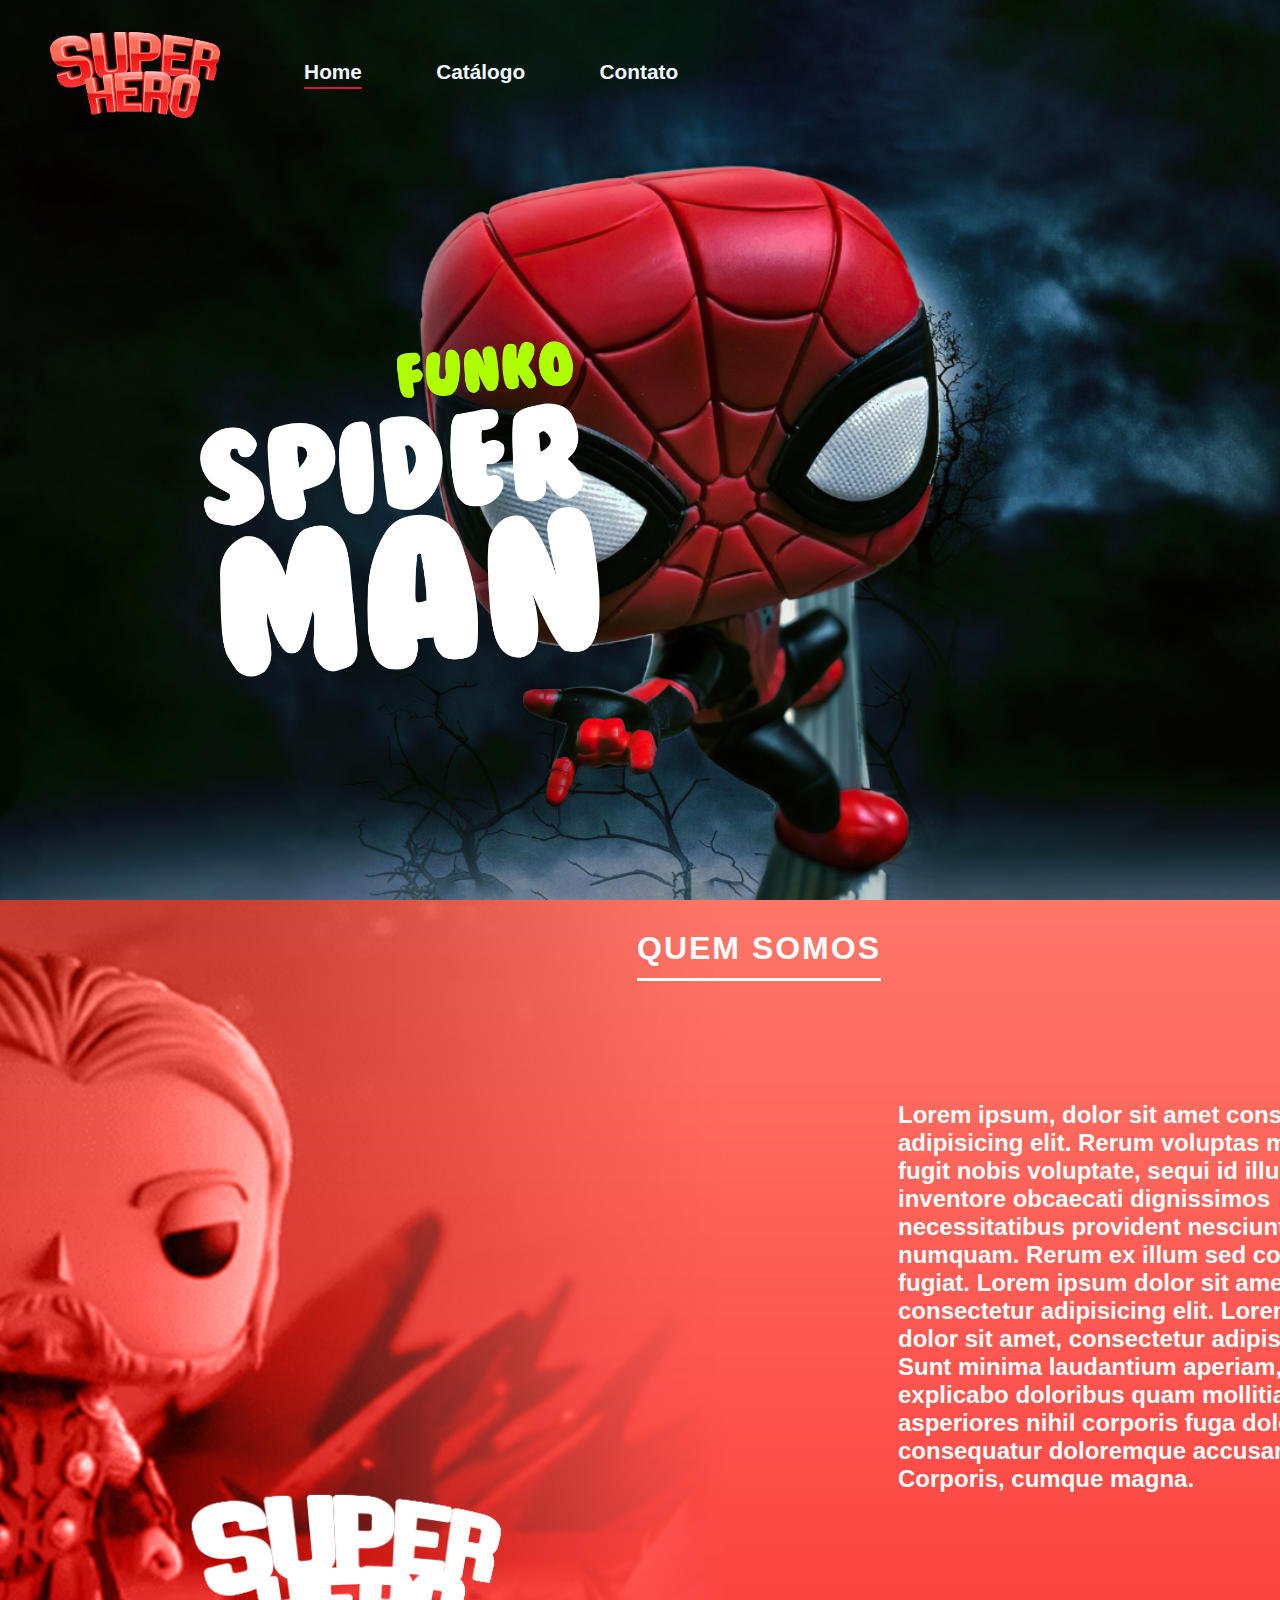
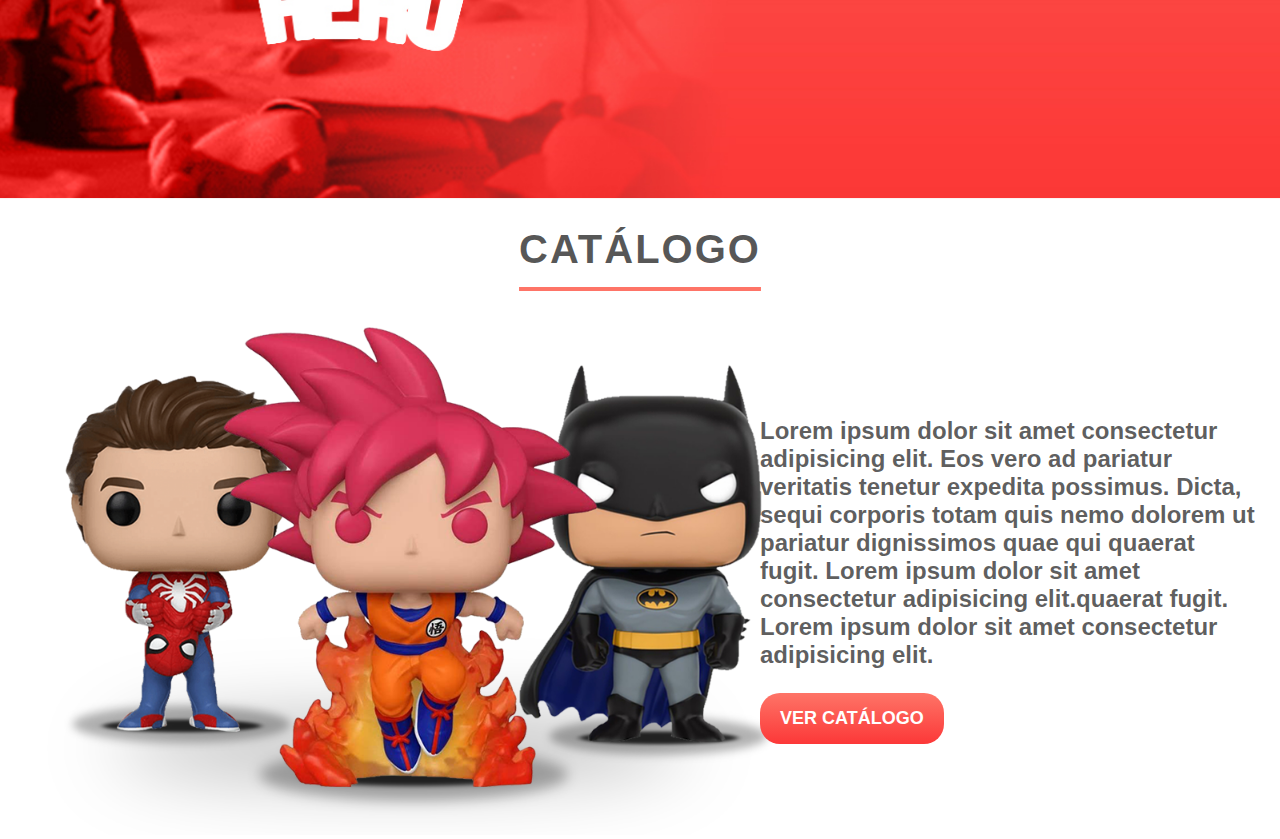
<file: html/index.html>
<!DOCTYPE html>
<html lang="pt-br">
<head>
    <meta charset="UTF-8">
    <meta name="viewport" content="width=device-width, initial-scale=1.0" />
    <link rel="shortcut icon" href="../images/logo.png" type="image/ico" />
    <link rel="stylesheet"  href="../css/index.css/style.css">
    <link rel="stylesheet"  href="../css/index.css/header.css"/>
    <link rel="stylesheet"  href="../css/index.css/main.css"/>
    <link rel="stylesheet"  href="../css/index.css/footer.css"/>
    <link rel="stylesheet"  href="../css/index.css/media.css"/>

    <title> Minha Loja</title>
</head>

<body>
    
   <header >

      <nav>
          <img class="logo" src="../images/logo.png" alt=" Logo da Empresa"/>
            
          <ul class="menu-top">
            <li><a href="index.html" class="home-link">Home</a></li>
            <li><a href="catalogo.html">Catálogo</a></li>
            <li><a href="contato.html">Contato</a></li>
          </ul>
      
    </nav>
    
          <section>

            <img class="titulo_funko" src="../images/title_spiderman.png" alt="titulo homem aranha"/>
            
          </section>
          
   </header>
          
      <main>

            <section class="banner_thor">
 
               
             
               <h1 class="title_quem">QUEM SOMOS</h1>
                  
               <div>

                  <p class="text_thor">Lorem ipsum, dolor sit amet consectetur adipisicing 
                    elit. Rerum voluptas maiores fugit nobis voluptate, sequi
                     id illum inventore obcaecati dignissimos necessitatibus
                      provident nesciunt numquam. Rerum ex illum 
                      sed consectetur fugiat. Lorem ipsum dolor sit amet consectetur
                       adipisicing elit. Lorem ipsum dolor sit amet, consectetur adipisicing elit. Sunt minima 
                       laudantium aperiam, rem at explicabo doloribus quam mollitia asperiores nihil 
                       corporis fuga dolore totam consequatur doloremque accusantium! Corporis,
                        cumque magna. </p>
               </div>
                  
              
             </section>
          
         
         </main>
                 
          
         <footer class="catalogo">
           
            <h1 >CATÁLOGO</h1>
          
           <section class="part_catalogo">

            <article class="funko">

                <picture>

                  <img class="bonecos" src="../images/bonecos.png" alt="bonecos funko"/>

               </picture>

            </article>

            <articlen class="funko">
                    
                <p>Lorem ipsum dolor sit amet consectetur 
                  adipisicing elit. Eos
                  vero ad pariatur veritatis tenetur expedita 
                  possimus. Dicta, sequi 
                  corporis totam quis nemo dolorem ut pariatur 
                  dignissimos quae qui
                  quaerat fugit. Lorem ipsum dolor sit amet consectetur adipisicing
                   elit.quaerat fugit. Lorem ipsum dolor sit amet consectetur adipisicing
                   elit.</p>
                   
                     <button class="ver-catalogo"> 
                        <a href="../catalogo.html"  > VER CATÁLOGO</a>
                     </button>
   
             </article>

             </section>
            
         </footer>        
        
</body>
</html>
</file>
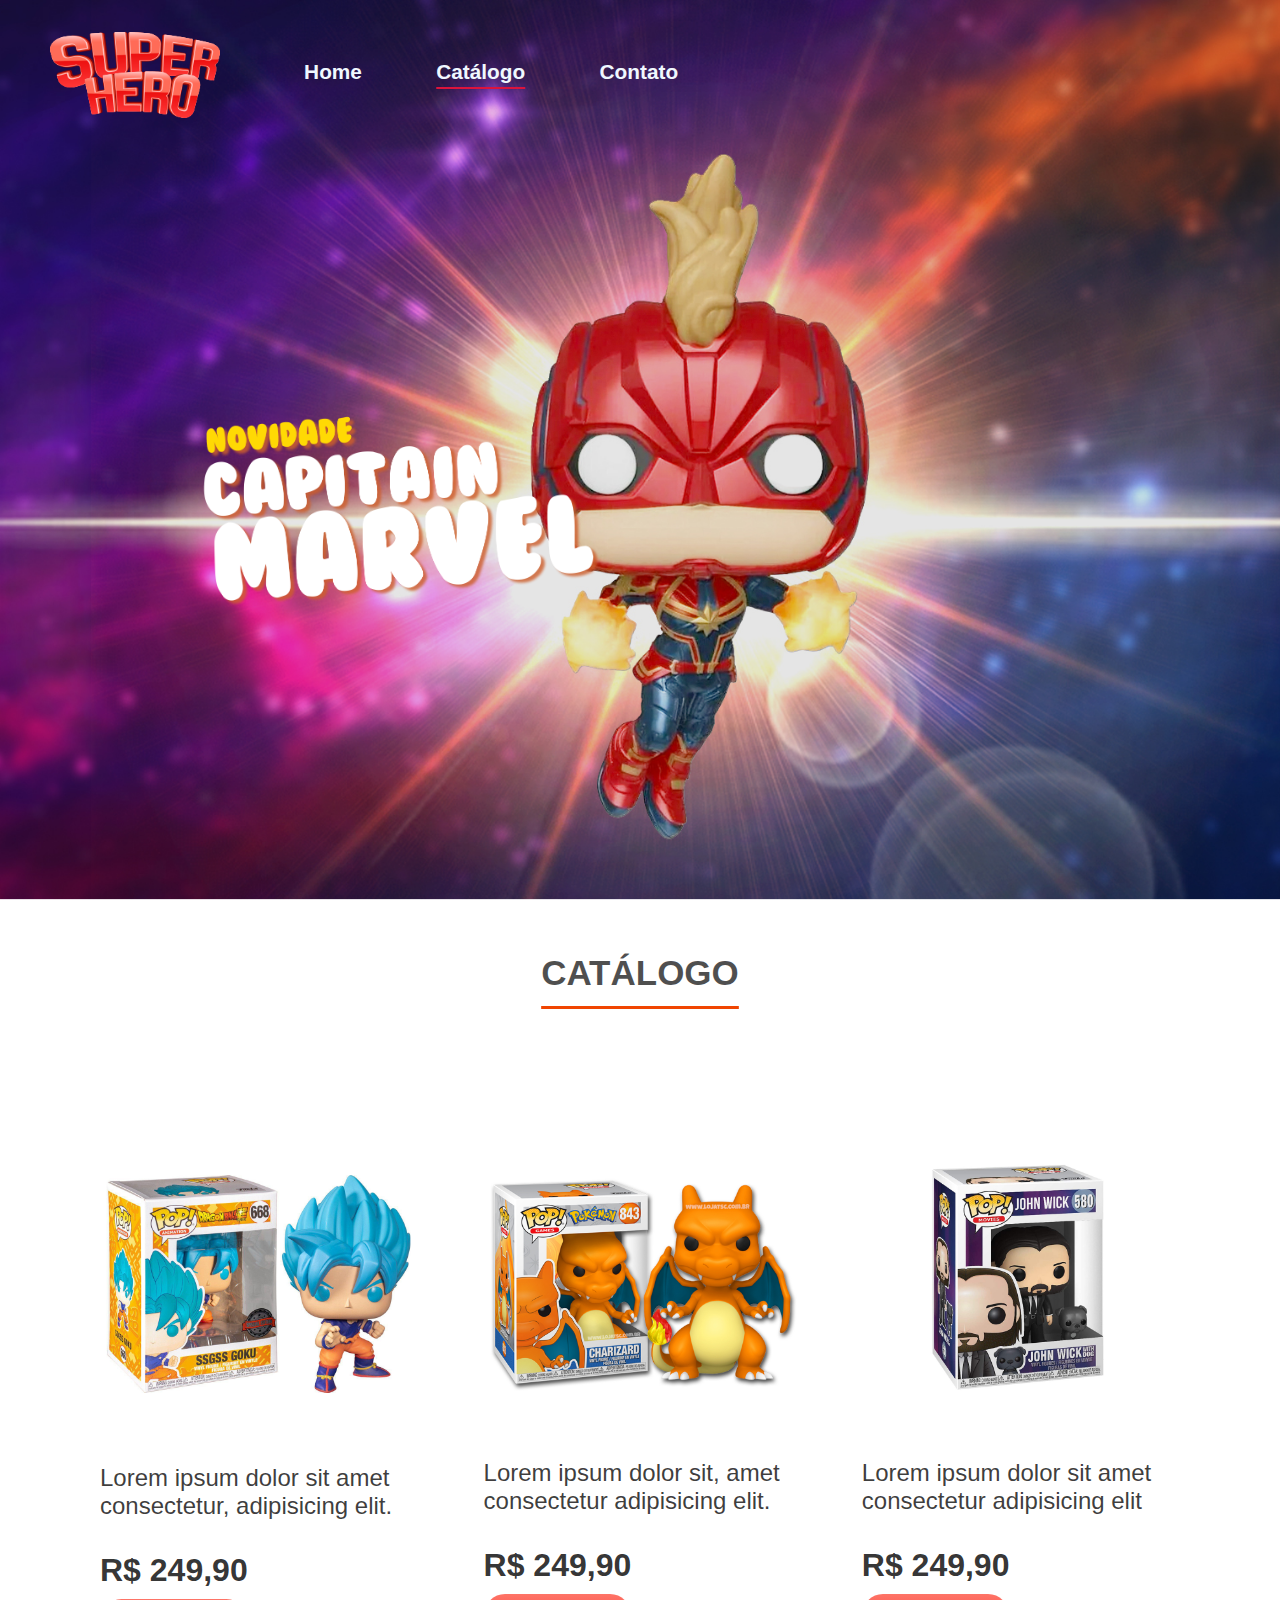
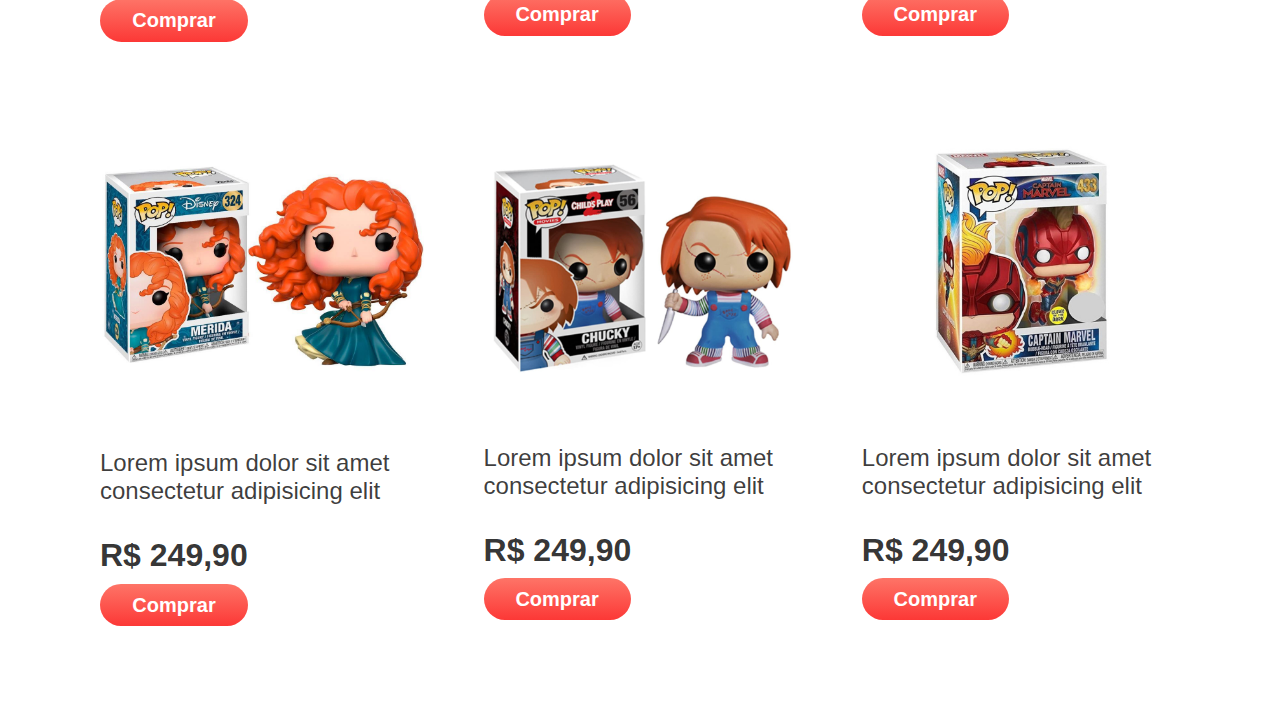
<file: html/catalogo.html>
<html lang="pt-br">
<head>
    <meta charset="UTF-8">
    <meta name="viewport" content="width=device-width, initial-scale=1.0" />
    <link rel="shortcut icon" href="../images/logo.png" type="image/ico" />
    <link rel="stylesheet"  href="../css/catalogo.css/style.css"/>
    <link rel="stylesheet"  href="../css/catalogo.css/header.css"/>
    <link rel="stylesheet"  href="../css/catalogo.css/main.css"/>
    <link rel="stylesheet"  href="../css/catalogo.css/media.css"/>

    
    <title> Minha Loja</title>

</head>

<body>
    
   <header >

      <nav>
          <img class="logo" src="../images/logo.png" alt=" Logo da Empresa"/>
            
          <ul class="menu-top">
            <li><a href="index.html" class="home-link">Home</a></li>
            <li><a href="catalogo.html"class="catalogo-link">Catálogo</a></li>
            <li><a href="contato.html">Contato</a></li>
          </ul>
      
    </nav>
    
          <section class="hero">

            <img class="titulo_funko" src="../images/captainmarveltitle.png" alt="titulo homem aranha"/>
            
          </section>
          
   </header>

         <main class="catalogo">
   
                <section class="container">

                     <h1 class="title_catalogo">CATÁLOGO</h1>

                </section>

                <section class="container_cards">
                     
                   <article class="card">
                    
                     <img src="../images/Produtos_Catalogo/goku.jpg" alt="funko do goku"/>
                      <p class="text_funko"> Lorem ipsum dolor sit amet consectetur, adipisicing elit.</p>
                      <p class="preco">R$ 249,90 </p>
                      <button><a href="#"  > Comprar</a></button>
                       
                  </article>

                     
                      <article class="card">

                     

                       <img src="../images/Produtos_Catalogo/charizard.jpg" alt="funko do charizard"/>                        
                       <p class="text_funko">Lorem ipsum dolor sit, amet consectetur adipisicing elit.</p>
                       <p class="preco">R$ 249,90 </p>
                       <button><a href="#"  > Comprar</a></button>
                       
                      </article>
                        
                      <article class="card">

                        
                          <img src="../images/Produtos_Catalogo/johnwick.jpg" alt="funko do jhon wick"/>
                         <p class="text_funko">Lorem ipsum dolor sit amet consectetur adipisicing elit</p>
                         <p class="preco">R$ 249,90 </p>
                         <button><a href="#"  > Comprar</a></button>
                  
                        </article>
                     
                        <article class="card">

                          
                          <img src="../images/Produtos_Catalogo/brave.jpg" alt="funco da merida"/>                                                  
                          <p class="text_funko">Lorem ipsum dolor sit amet consectetur adipisicing elit</p>
                          <p class="preco">R$ 249,90 </p>
                          <button><a href="#"  > Comprar</a></button>

                        </article>
                     
                      <article class="card">

                        
                          <img src="../images/Produtos_Catalogo/chucky.jpg" alt="funko do chuck"/>                                             
                          <p class="text_funko">Lorem ipsum dolor sit amet consectetur adipisicing elit</p>
                          <p class="preco">R$ 249,90 </p>
                          <button><a href="#"  > Comprar</a></button>

                      </article>

                      <article class="card">

                       
                          <img src="../images/Produtos_Catalogo/capitamarvel.jpg" alt="funko do capitao marvel"/>
                          <p class="text_funko">Lorem ipsum dolor sit amet consectetur adipisicing elit</p>
                          <p class="preco">R$ 249,90 </p>
                          <button><a href="#"  > Comprar</a></button>

                     </article>

                  </section>

                     









   
  
  
              


   
       </main>



    <footer>


      
    </footer>









   </main>
</file>
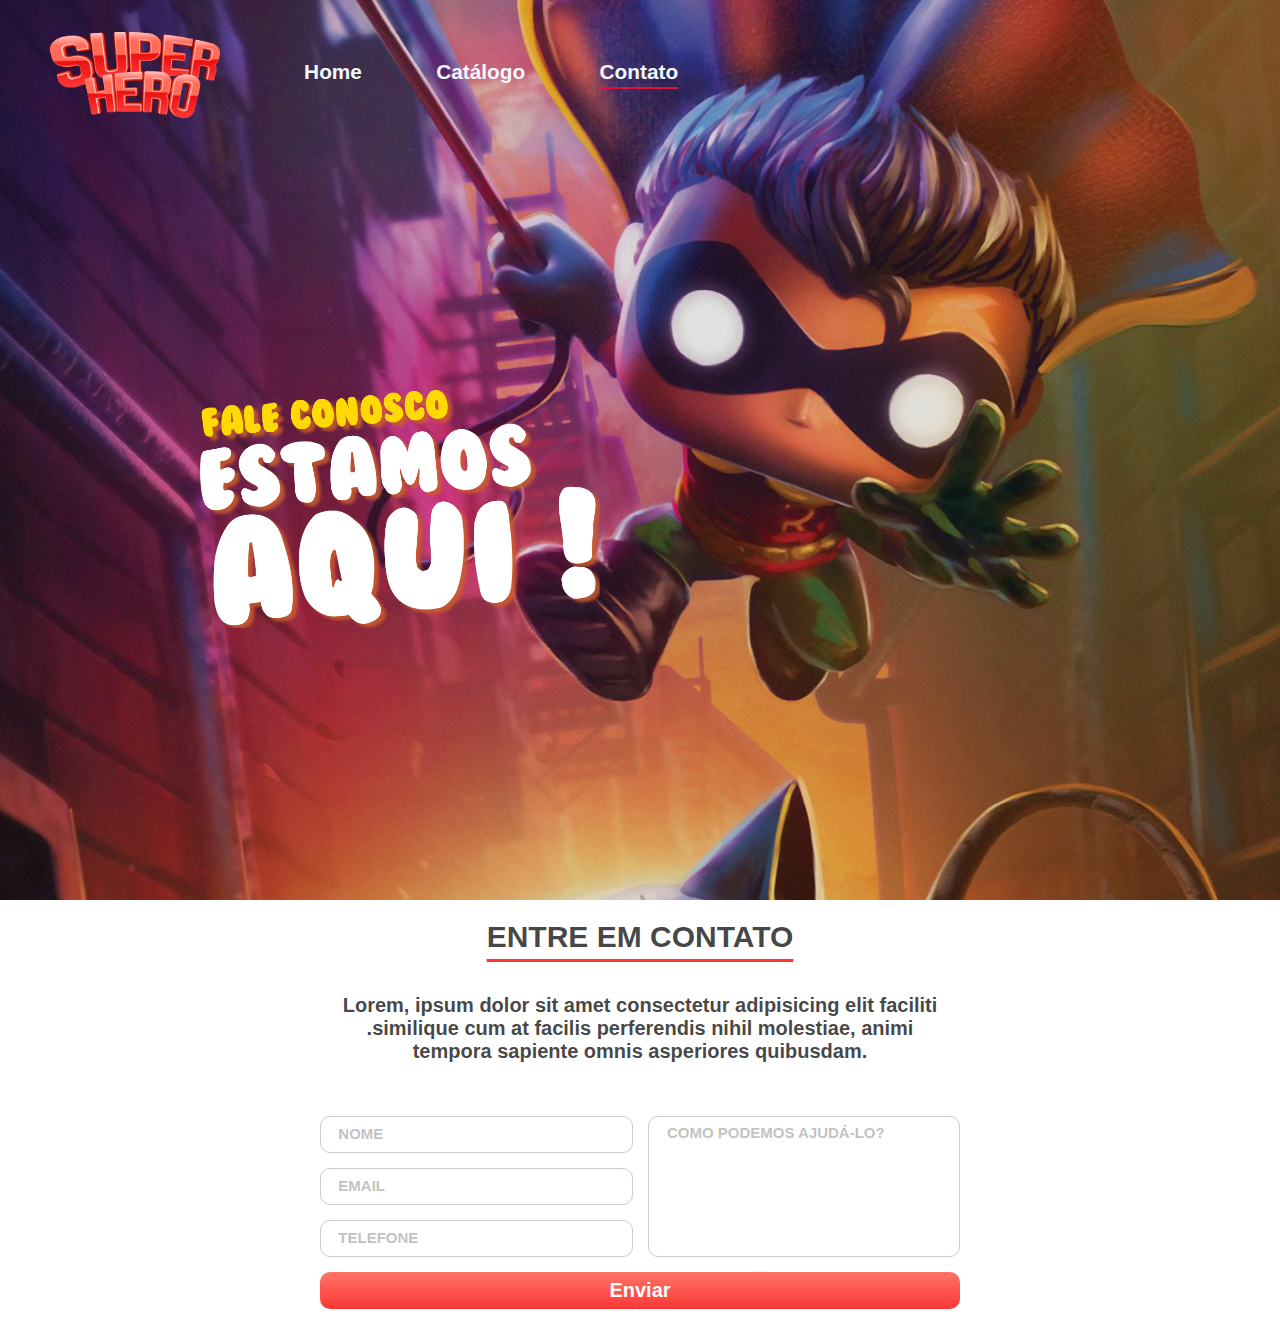
<file: html/contato.html>
<!DOCTYPE html>
<html lang="pt-br">
<head>
    <meta charset="UTF-8">
    <meta name="viewport" content="width=device-width, initial-scale=1.0" />
    <link rel="shortcut icon" href="../images/logo.png" type="image/ico" />
    <link rel="stylesheet"  href="../css/contato.css/header.css"/>
    <link rel="stylesheet"  href="../css/contato.css/main.css"/>
    <link rel="stylesheet"  href="../css/contato.css/media.css"/>
    <link rel="stylesheet"  href="../css/contato.css/style.css"/>
    
    <title> Minha Loja</title>
</head>

<body>
    
   <header >

      <nav>
          <img class="logo" src="../images/logo.png" alt=" Logo da Empresa"/>
            
          <ul class="menu-top">
            <li><a href="index.html" >Home</a></li>
            <li><a href="catalogo.html">Catálogo</a></li>
            <li><a href="contato.html" class="contato-link">Contato</a></li>
          </ul>
      
    </nav>
    
          <section class="hero">

            <img class="titulo_funko" src="../images/contatotitle.png" alt="titulo homem aranha"/>
            
          </section>

   </header>

          <footer>

          <section class="fale-conosco">

            <h1>ENTRE EM CONTATO</h1>
            
            <p>Lorem, ipsum dolor sit amet consectetur adipisicing elit faciliti
              .similique cum at facilis perferendis nihil molestiae, animi 
              tempora sapiente omnis asperiores quibusdam.
</p>
         
            </section>

            <section class="formulario">

        <form class="caixa-contato">

            <input class="caixa-nome" placeholder="NOME" type="text" name="nome">
            <input class="caixa-email" placeholder="EMAIL" type="email" name="email">
            <input class="caixa-telefone" placeholder="TELEFONE" type="tel" name="telefone">
            <textarea class="caixa-como" placeholder="COMO PODEMOS AJUDÁ-LO?" type="text"></textarea>
            <button class="botao-enviar">Enviar</button>
        
          </form>

            </section>

          </footer>
</file>
<file: css/index.css/style.css>
html { font-family:sans-serif;}

body {font-family: 'Segoe UI',sans-serif;
      margin:0;
      margin-right: 0;
}

.logo { width: 200px;}
</file>
<file: css/index.css/header.css>
header {
    height: 100vh;
    position: relative;
    background: url(../../images/spidermanheader.png);
    background-size: cover;
    background-position: 100%;
    background-repeat: no-repeat;
    flex-direction: column;
    display: flex;
   
}

header section {

    display: flex;
    flex-grow: 1;
    align-items: center;
    justify-content: flex-start;
    padding-left: 200px;
    
    
    
}
    
    
    
    


.logo {
     width: 170px;
    }


    
     
header nav { 
         
         display:flex;
         justify-content: flex-start;
         padding-left: 50px;
         padding-top: 30px;
         
}

         
.menu-top { 
        width: auto;
        margin: 5px;
}

.menu-top li { 
           font-family: 'Segoe UI', sans-serif;
           display: inline-block;
           padding: 10px;
           margin-top: 15px;
}
           
.menu-top li a {
                  color: aliceblue;
                  text-decoration: none;
                  font-size: 1.3em;
                 padding-left: 1.4em;
                 padding-right: 1em;
                 padding-top: 0.5em;
                 padding-bottom: 0.5em;
                 border-radius: 26px;
                 font-weight: 600;
}


.menu-top a:hover {

    transition: color 0.3s;
    color: #fe7467;

}

.menu-top .home-link {
    
    text-decoration:underline crimson;
    text-underline-offset: 0.4em;
    
  }


.titulo_funko {

    width: 400px;
}
</file>
<file: css/index.css/main.css>
main { 
    height: 100vh;
    background-image: url(../../images/thor_header.jpg);
    background-size: cover;
    background-position: 100%;
    background-repeat: no-repeat;
    width: 1518px;
    position: relative;
    display: flex;
}


main section{

width: 100%;
height: 300px;
display: flex;
flex-direction: column;
gap: 80px;


}


main section h1{

    font-size: 2em;
    
    text-align: center;
    margin: 30px;
    color: white;
    text-decoration: underline;
    text-underline-offset: 0.6em;
    letter-spacing: 2px;


}

section div{

    display: flex;
    justify-content: end;
   

}

main section div p {
    width: 500px;
    font-size: 24px;
    margin-right: 120px;
    font-weight: 600;
    color: white;

}
</file>
<file: css/index.css/footer.css>
.catalogo {

    width: 100%;
}

.catalogo h1 {

    text-align: center;
    letter-spacing: 2px;
    font-size: 40px;
    width: 100%;
    text-decoration: underline #fe7467 solid 4px;
    text-underline-offset: 0.6em;
    color: rgba(0, 0, 0, 0.656);
}

.part_catalogo {

    display: flex;
    flex-wrap: wrap;
    align-items: center;
    justify-content: space-around;
    gap: 200px;
    
}

.funko p {

font-size: 24px;
font-weight: 600;
color: rgba(0, 0, 0, 0.64);


}

.funko {

    display: flex;
    align-items: flex-start;
    flex-direction: column;
    width: 500px;
}

.funko picture .bonecos {

    width: 800px;
    
}

button {

    font-weight: 900;
    font-size: 3px;
    padding: 15px 20px;
    border-radius: 20px;
    background-image: linear-gradient(to bottom, #fe7467,#fc3838);
   border: none;

}

button a{

    text-decoration: none;
    font-size: 18px;
    color: white;

}
</file>
<file: css/index.css/media.css>
@media screen and (max-width: 600px){

header {

    width: 100%;
   background-image: url(../../images/spidermanheader_mobile.jpg);
           
}

    
 header nav {


    display: flex;
    justify-content: center;
    flex-wrap: wrap;
    padding-top:40px ;
    padding-left: 0;
    
 }


nav .logo{

   width: 180px;


}
nav .menu-top  {

    padding-left: 0;
       
}

.menu-top li a{


    font-weight: 700;

}

header section{

    width: 100%;
    padding: 0;
}


.titulo_funko {

    margin: 0;
    width: 200px;
    padding-top: 50px;
    padding-left: 10px;

}


main{

    width: 100%;
   
}

main .banner_thor {


    width: 100%;
    gap: 80px;
    align-items: center;
    
}

main section div p{

   text-align: center;
   margin: 0;
   
   
   
  
}

.catalogo {

    width: 100%;
    display: flex;
    flex-direction: column;
    

}

 .part_catalogo{

    width: 100%;
    flex-direction: column-reverse;
    display: flex;
    flex-wrap: wrap;
    gap: 60px;
    justify-content: left;
    
}

.funko p {

    text-align: center;
    width: 500px;
    padding-top: 30px;

}

button{

    margin-top: 30px;
}

.funko {

    width: 300px;
    display: flex;
    flex-direction: column;
    justify-content: center;
    align-items: center;
 
}


.funko picture .bonecos {

    width: 570px;
    

}

}
</file>
<file: css/catalogo.css/style.css>
html { font-family:sans-serif;}

body {font-family: 'Segoe UI',sans-serif;
      margin:0;
      margin-right: 0;
}
</file>
<file: css/catalogo.css/header.css>
header {
    height: 100vh;
    position: relative;
    background: url(../../images/captainmarvelheader.jpg);
    background-size: cover;
    background-position: 100%;
    background-repeat: no-repeat;
    width: 1518px;
    flex-direction: column;
    display: flex;
   
}

header section {

    display: flex;
    flex-grow: 1;
    align-items: center;
    justify-content: flex-start;
    padding-left: 200px;
    
    
    
}
    
    
    
    


.logo {
     width: 170px;
    }


    
     
header nav { 
         
         display:flex;
         justify-content: flex-start;
         padding-left: 50px;
         padding-top: 30px;
         
}

         
.menu-top { 
        width: auto;
        margin: 5px;
}

.menu-top li { 
           font-family: 'Segoe UI', sans-serif;
           display: inline-block;
           padding: 10px;
           margin-top: 15px;
}
           
.menu-top li a {
                  color: aliceblue;
                  text-decoration: none;
                  font-size: 1.3em;
                 padding-left: 1.4em;
                 padding-right: 1em;
                 padding-top: 0.5em;
                 padding-bottom: 0.5em;
                 border-radius: 26px;
                 font-weight: 600;
}


.menu-top a:hover {
    transition: color 0.3s;
   
    color: #fe7467;
}
.menu-top .catalogo-link {
    text-decoration:underline crimson;
    text-underline-offset: 0.4em;
    
  }


.titulo_funko {

    width: 400px;
}
</file>
<file: css/catalogo.css/main.css>
.container{
    

    margin-left: 30px;
    margin-right: 30px;
    margin-bottom: 15px;
}



.container h1{

    position: relative;
    font-family: 'Segoe UI', sans-serif ;
    color: rgba(0, 0, 0, 0.693);
    text-decoration: underline rgb(240, 69, 1);
    font-weight: 650;
    font-size: 35px;
    text-align: center;
    padding-top: 30px;
    text-underline-offset: 0.6em;
}



.container_cards {

    
    
   padding: 100px;
    display: grid;
    grid-template-columns: auto auto auto;
    gap:60px;


}

.container_cards img {

    width: 100%;
}


.text_funko {   
    
    font-family: 'Segoe UI', sans-serif;
    display: flex;
    justify-content:flex-start;
    font-weight: 500;
    font-size: 150%;
    color: rgba(28, 27, 27, 0.863)



}

.preco {
     font-family: 'Franklin Gothic Medium', sans-serif;
    font-size:200% ;
    font-weight: 700;
    color: rgba(0, 0, 0, 0.808);
    margin-bottom: 3%;
}

button  {
          
    font-weight: 900;
    font-size: 20px;
    padding: 3% 10%;
    border-radius: 30px;
     background-image: linear-gradient(to bottom, #fe7467, #fc3836 );
     border: 0;
     color: white;
     
     
}
 
button a {
      
    text-decoration: none;
    color: white;


}
</file>
<file: css/catalogo.css/media.css>
@media screen and (max-width: 600px){

header {


    width: 100%;
    background-image: url(../../images/captainmarvelheader_Mobile.jpg);
        
           
 }

    
 header nav {


    display: flex;
    justify-content: center;
    flex-wrap: wrap;
    padding-top:40px ;
    padding-left: 0;
    
 }


nav .logo{

width: 180px;


}


nav .menu-top  {

    padding-left: 0;
       
}

.menu-top li a{


    font-weight: 700;


}

.hero {

   display: none;
}


 header .hero img{

    visibility: hidden;
    
}

.catalogo{

   width: 100%;
     
}


 .container .title_catalogo {

    display: flex;
    padding: 0;
    justify-content: center;
     
}

.container_cards {

   flex-direction: column;
   flex-wrap: wrap;
   grid-template-columns: none;
   gap: 20px;

   


}

   
}
</file>
<file: css/contato.css/header.css>
header {
    height: 100vh;
    position: relative;
    background: url(../../images/contatoheader.jpg);
    background-size: cover;
    width: 1518px;
    background-position: 100%;
    background-repeat: no-repeat;
    flex-direction: column;
    display: flex;
   
}

header section {

    display: flex;
    flex-grow: 1;
    align-items: center;
    justify-content: flex-start;
    padding-left: 200px;
    
    
    
}
    
    
    
    


.logo {
     width: 170px;
    }


    
     
header nav { 
         
         display:flex;
         justify-content: flex-start;
         padding-left: 50px;
         padding-top: 30px;
         
}

         
.menu-top { 
        width: auto;
        margin: 5px;
}

.menu-top li { 
           font-family: 'Segoe UI', sans-serif;
           display: inline-block;
           padding: 10px;
           margin-top: 15px;
}
           
.menu-top li a {
                  color: aliceblue;
                  text-decoration: none;
                  font-size: 1.3em;
                 padding-left: 1.4em;
                 padding-right: 1em;
                 padding-top: 0.5em;
                 padding-bottom: 0.5em;
                 border-radius: 26px;
                 font-weight: 600;
}


.menu-top a:hover {

    transition: color 0.3s;
    color: #fe7467;

}

.menu-top .contato-link {
    
    text-decoration:underline crimson;
    text-underline-offset: 0.4em;
    
  }


.titulo_funko {

    width: 400px;
}
</file>
<file: css/contato.css/main.css>
.fale-conosco {
    display: flex;
    flex-direction: column;
    align-items:center ;
}

.fale-conosco h1 {
    font-weight: 700;
    font-size: 30px;
    color: rgba(0, 0, 0, 0.733);
    text-decoration: underline #fc3836;
    text-underline-offset: 0.4em;
    
}

.fale-conosco p {
    font-weight: 600;
    font-size: 20px;
    color: rgba(0, 0, 0, 0.736);
    padding-left: 25%;
    padding-right: 25%;
    text-align: center;
    width: 600px;
    
}

.caixa-contato {
    display: grid;
    grid-template-columns: 1fr 1fr;
    grid-template-rows: 1fr 1fr 1fr 1fr;
    gap: 15px;
    grid-template-areas:"nome como" 
                        "email como" 
                        "telefone como" 
                        "enviar enviar" ;
    margin-left:25%;
    margin-right: 25%;
    margin-top: 2.6%;
    margin-bottom: 2.6%;
    
   
    
}

.caixa-nome {
    grid-area: nome;
    
}

.caixa-email {
    grid-area: email;
}

.caixa-telefone {
    grid-area: telefone;
    

}

.caixa-como {
    grid-area: como;
}


.botao-enviar {
    text-decoration: none;
    font-family: 'Segoe UI', sans-serif;
    font-weight: 700;
    font-size: 20px;
    color: white;
    padding-top: 7px;
    padding-bottom: 7px;
    border-radius: 10px;
    background-image: linear-gradient(to bottom, #fe7467, #fc3836 );
    border: 0;
    grid-area: enviar;
    
}

.caixa-contato input {
    border-radius: 10px;
    border: rgb(204, 202, 202) 1.5px solid;
    position: relative;
    
}

.caixa-como {
    resize: none;
    border-radius: 10px;
    padding-left: 1%;
    padding-top: 2%;
    border: rgb(204, 202, 202) 1.5px solid;
    position: relative;
    
}

::placeholder {
    font-family: 'Segoe UI', sans-serif;
    font-weight: 600;
    font-size: 15px;
    color:  rgba(160, 158, 158, 0.641);
    padding-left: 5%;
}
</file>
<file: css/contato.css/media.css>
@media screen and (max-width: 600px){

    header {

        width: 100%;
        background-image: url(../../images/contatoheader_mobile.jpg);
               
    }
    
        
     header nav {
    
    
        display: flex;
        justify-content: center;
        flex-wrap: wrap;
        padding-top:40px;
        padding-left: 0;
        
     }
    
    
    nav .logo{
    
       width: 180px;
    
    
    }
    nav .menu-top  {
    
        padding-left: 0;
           
    }
    
    .menu-top li a{
    
    
        font-weight: 700;
    
    }
    
    header section{
    
        width: 100%;
        padding: 0;
    }
    
    
    .titulo_funko {
    
        margin: 0;
        width: 300px;
        padding-top: 100px;
        padding-left: 50px;
    
    }

    footer {

        width: 100%;
    }

    .fale-conosco p {

        width: 400px;
        align-items: center;
        padding: 0;




    }

.formulario{


    width: 100%;
    
}

.caixa-contato {

    display: flex;
    flex-wrap: wrap;
    flex-direction: column;
    gap: 20px;

}

 .caixa-nome{


    padding: 10px 10px;
}

.caixa-email{

    padding: 10px 10px;
}

.caixa-telefone{

    padding: 10px 10px;
}

.caixa-como{

    padding: 15px 15px ;
    
    resize: none;
    height: 100px;

}






 




}
</file>
<file: css/contato.css/style.css>
html { font-family:sans-serif;}

body {font-family: 'Segoe UI',sans-serif;
      margin:0;
      margin-right: 0;
}
</file>
